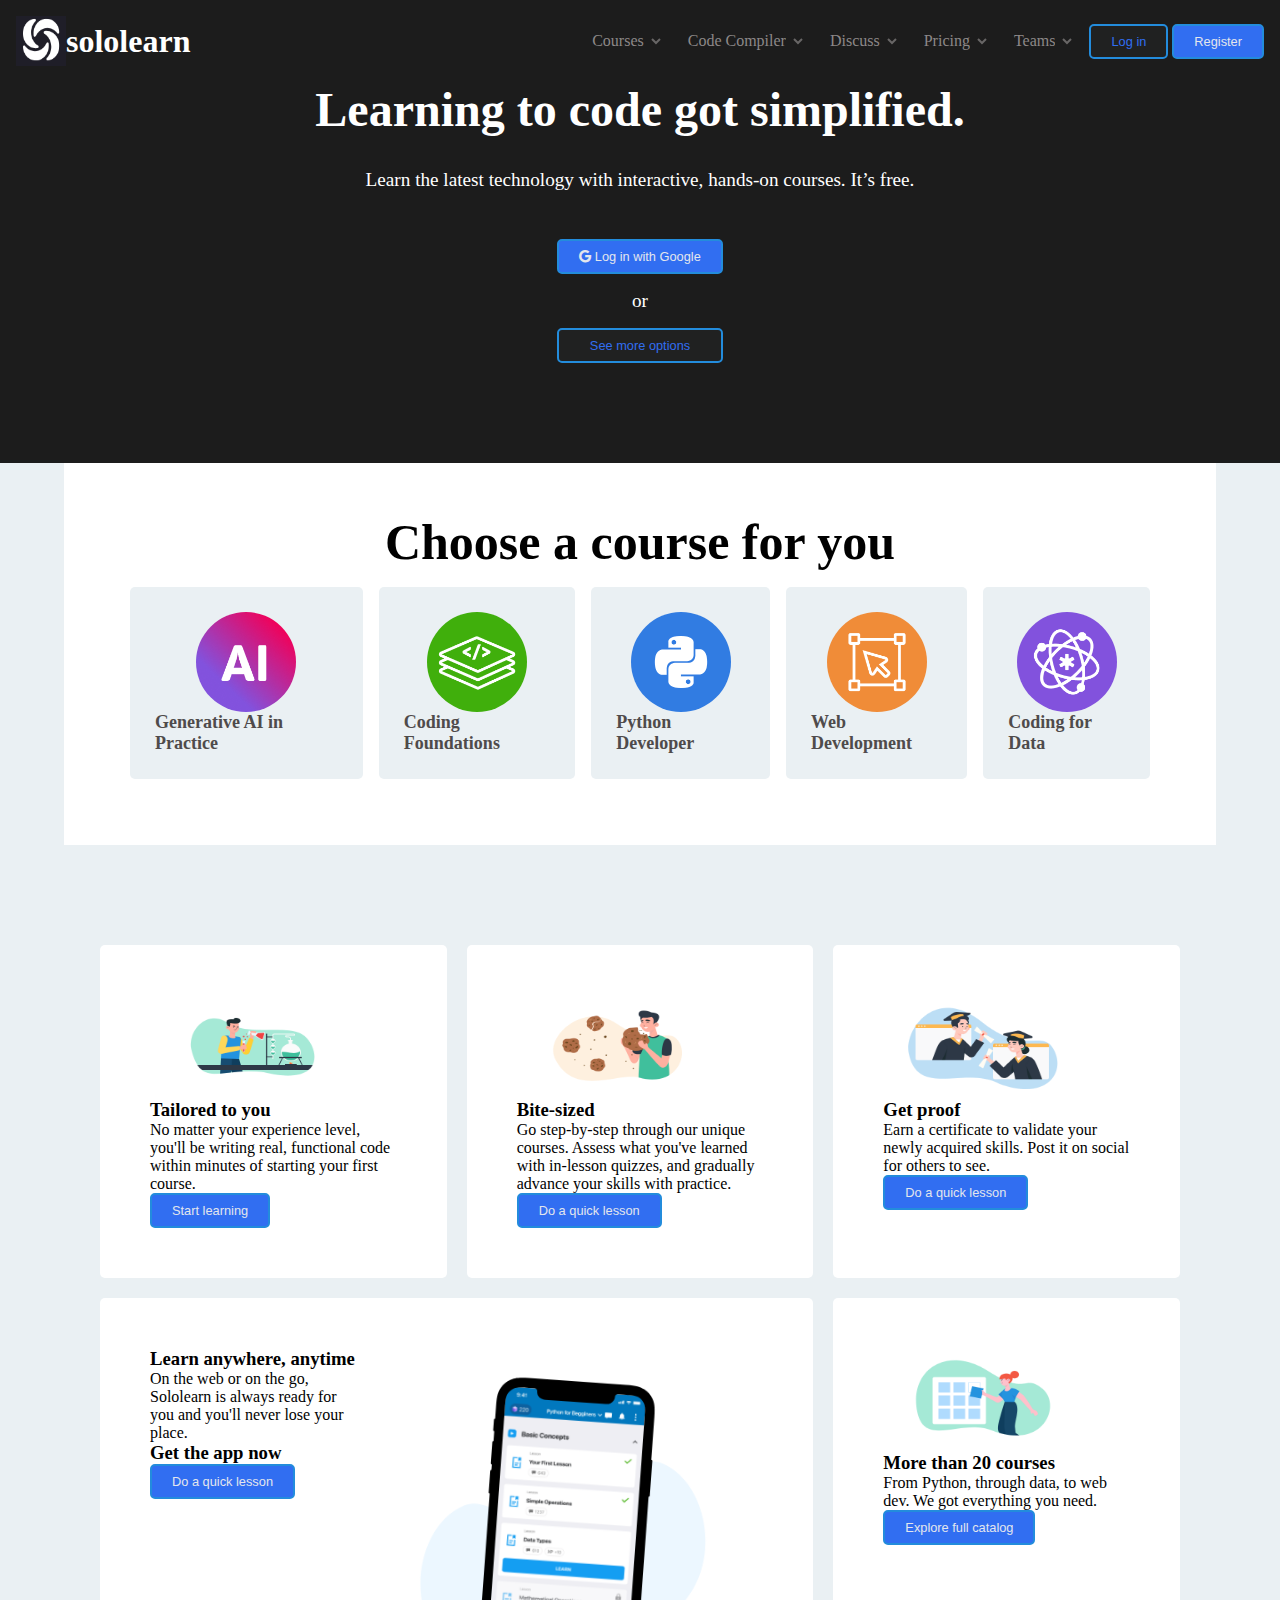
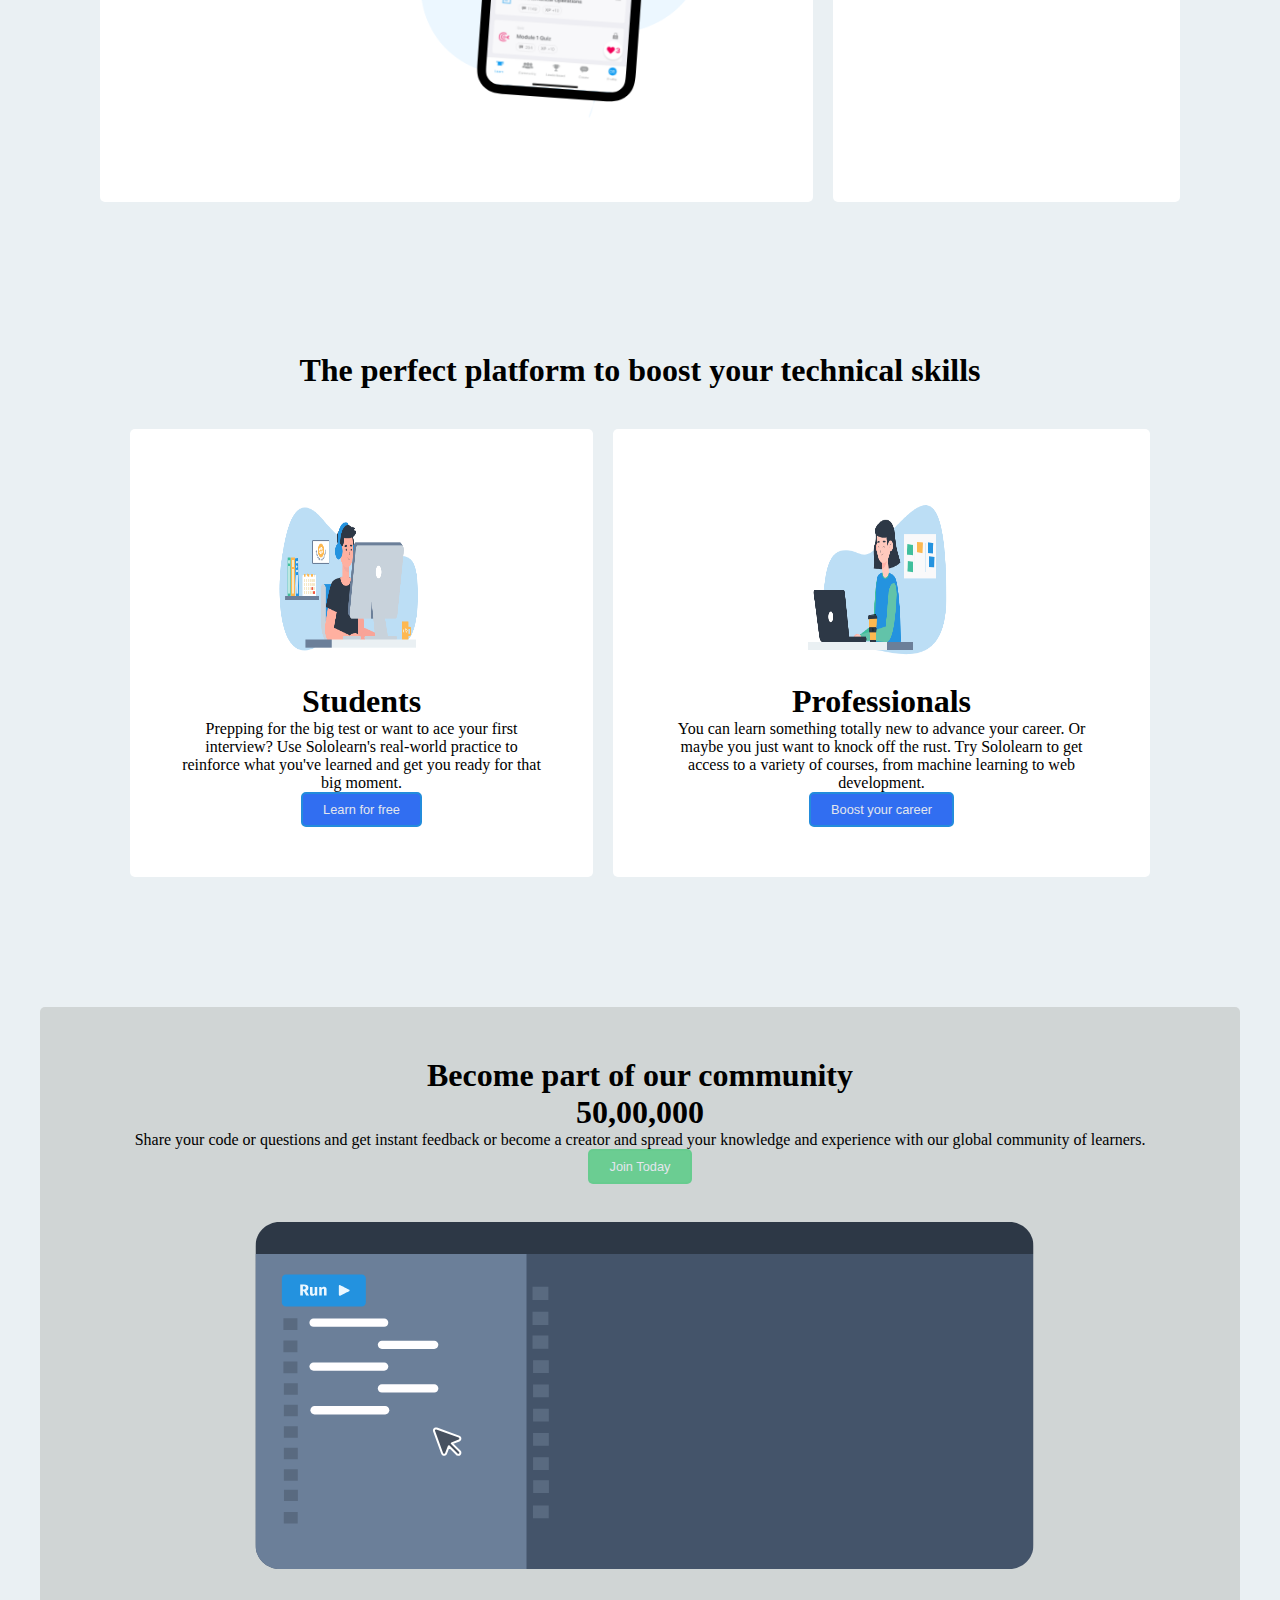
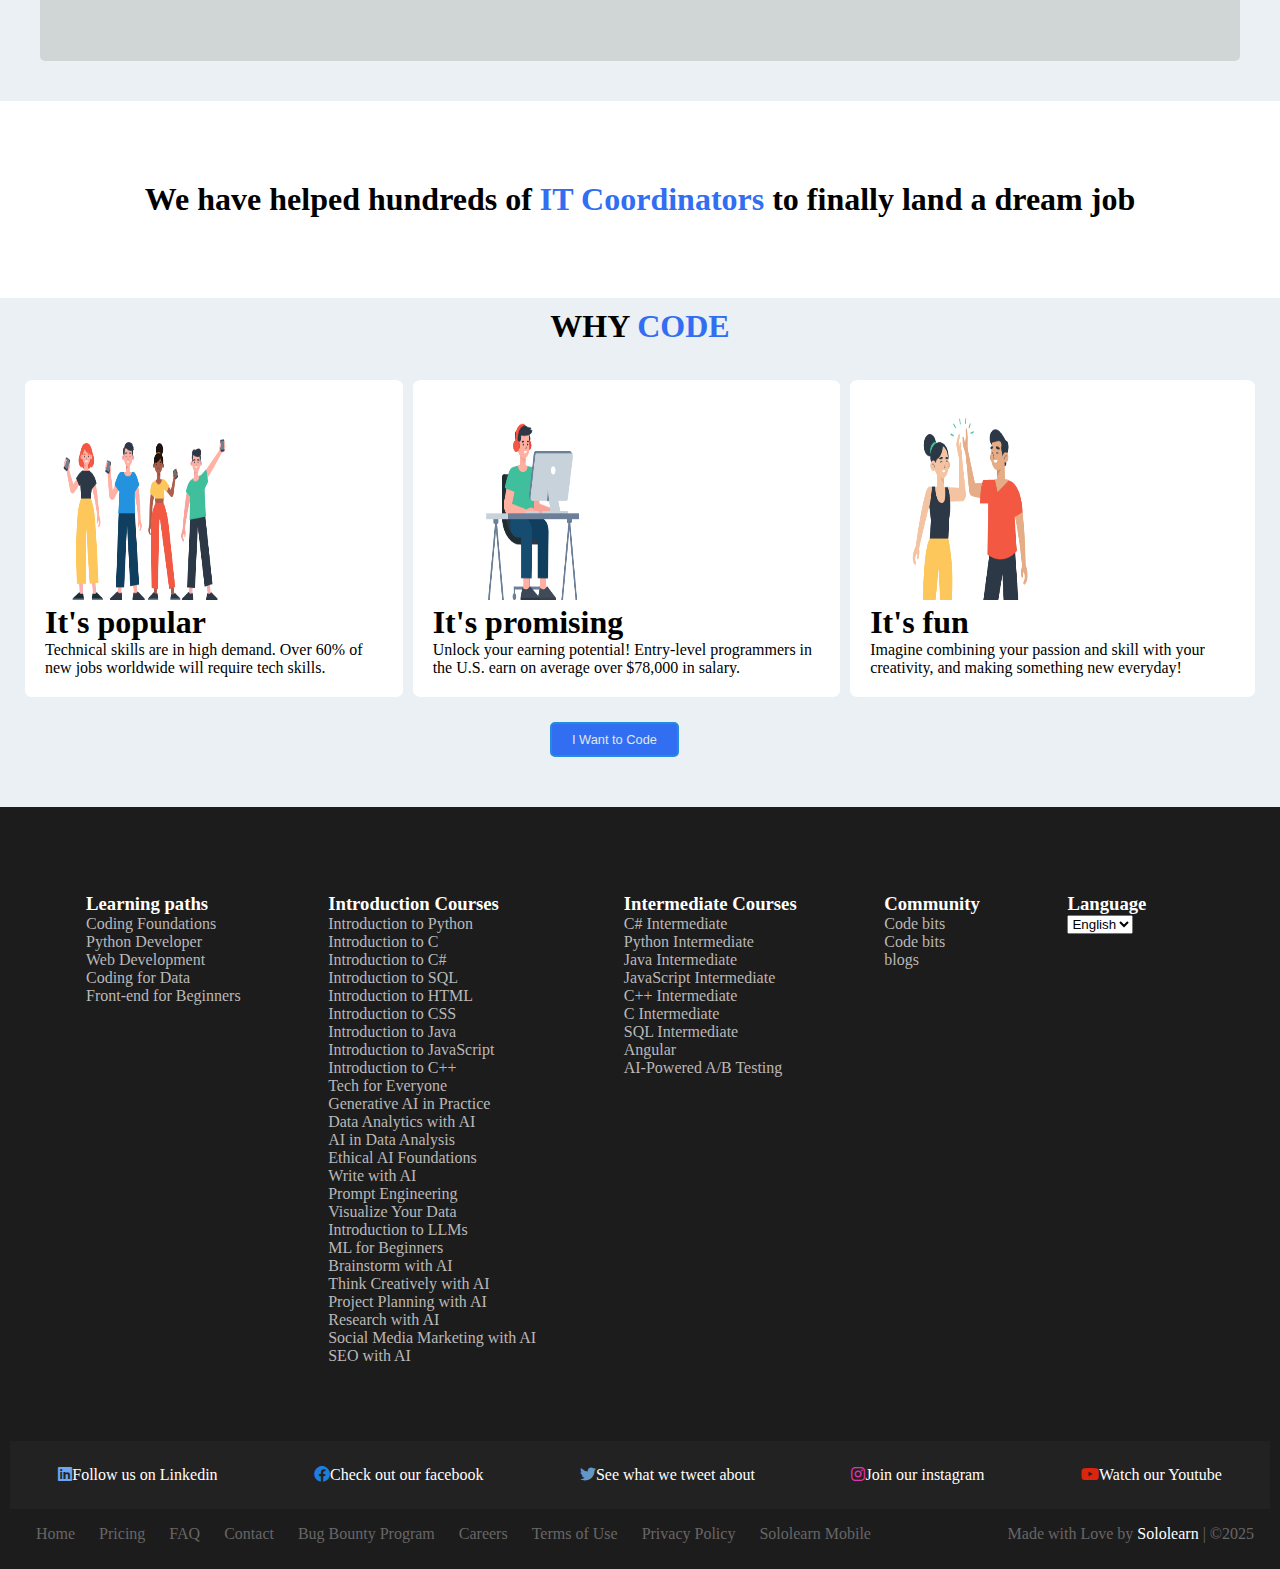
<file: index.html>
<!DOCTYPE html>
<html>
  <head>
    <title>Sololean:Learn to Code</title>
    <link rel="icon" href="images/fav.jpg" style="background: none;">
    <link rel="stylesheet" href="front.css">
    <link href="https://cdnjs.cloudflare.com/ajax/libs/font-awesome/6.0.0/css/all.min.css" rel="stylesheet">

  </head>
  <body>
    <header>
      <nav class="navbar">
        <div class="logo">
          <img src="images/sololearn.png" style="height:50px; width: 50px;">
          <h1>sololearn</h1>
        </div>
        <div class="nav-links">
          <a href="#">Courses<select></select></a>
          <a href="#">Code Compiler<select></select></a>
          <a href="#">Discuss<select></select></a>
          <a href="#">Pricing<select></select></a>
          <a href="#">Teams<select></select></a>
          <button class="btn btn-login" >Log in</button>
          <button class="btn btn-register">Register</button>
        </div>
      </nav>
    </header>  
    <section class="container1">
      <h1 >Learning to code got simplified.</h1>
      <p >Learn the latest technology with interactive, hands-on courses. <span>It’s free.</span></p>
      <div class="inner-container1">
        <button class="btn btn-register" ><i class="fa-brands fa-google" ></i>    Log in with Google</button>
        <p class="breaker">or</p>
        <button class="btn btn-login">See more options</button>
      </div>
    </section>
    <section class="container2">
      <h1 style="text-align: center; font-size: 50px;">Choose a course for you</h1>
      <div class="courses">
        
        <div class="course1">
          <img src="images/AI.jpg"  
          style="width:100px; height:100px;">
          Generative AI in Practice
        </div>
        <div class="course1">
          <img src="images/CP.jpg"
          style="width:100px; height:100px;">
          <p>Coding Foundations</p>
        </div>
        <div class="course1">
          <img src="images/PD.jpg" 
          style="width:100px; height:100px;">
         <p> Python Developer</p>
        </div>
        <div class="course1">
          <img src="images/WD.jpg"
          style="width:100px; height:100px;">
          <p>Web Development</p>
        </div>
        <div class="course1">
          <img src="images/CD.jpg"
          style="width:100px; height:100px;">
          <p>Coding for Data</p>
        </div>
      
      </div>
    </section>
    <section class="container3">
      <div class="con1" id="c1">
        <img src="images/tailored.jpg" style="height: 100px; width: 200px;">
          <h3>Tailored to you</h3>
          <p>No matter your experience level, you'll be writing real, functional code within minutes of starting your first course.</p>
          <button class="btn btn-register">Start learning</button>
      </div>
      <div class="con1" id="c2">
        <img src="images/bit_sized.png" style="height: 100px; width: 200px;">
        <h3>Bite-sized</h3>
        <p>Go step-by-step through our unique courses. Assess what you've learned with in-lesson quizzes, and gradually advance your skills with practice.</p>
        <button class="btn btn-register">Do a quick lesson</button>
      </div>
      <div class="con1" id="c3">
        <img src="images/get_proof.png" style="height: 100px; width: 200px;">
        <h3>Get proof</h3>
        <p>Earn a certificate to validate your newly acquired skills. Post it on social for others to see.</p>
        <button class="btn btn-register">Do a quick lesson</button>
      </div>
      <div class="con1" id="c4">
        <div id="inner1">
        <h3>Learn anywhere, anytime</h3>
        <p>On the web or on the go, Sololearn is always ready for you and you'll never lose your place.</p>
        <h3>Get the app now</h3>
        <button class="btn btn-register">Do a quick lesson</button>
        </div>
        <div id="inner2">
          <img src="images/phone.png" alt="mobile_image" style="height: 400px; width: 400px;">
        </div>
      </div>
      <div class="con1" id="c5">
        <img src="images/more20.png" style="height: 100px; width: 200px;">
        <h3>More than 20 courses</h3>
        <p>From Python, through data, to web dev. We got everything you need.</p>
        <button class="btn btn-register">Explore full catalog</button>
      </div>
    </section>
    <section class="container4">
      <h1>The perfect platform to boost your technical skills</h1>
      <div class="inner-container2">
        <div class="in2">
          <img src="images/student.png" alt="students_image" style="height: 200px; width:200px">
          <h1>Students</h1>
          <p>Prepping for the big test or want to ace your first interview? Use Sololearn's real-world practice to reinforce what you've learned and get you ready for that big moment.</p>
          <button class="btn btn-register">Learn for free</button>
        </div>
        <div class="in2">
          <img src="images/professional.png" alt="professional" style="height: 200px; width:200px">
          <h1>Professionals</h1>
          <p>You can learn something totally new to advance your career. Or maybe you just want to knock off the rust. Try Sololearn to get access to a variety of courses, from machine learning to web development.</p>
          <button class="btn btn-register">Boost your career</button>

        </div>
      </div>
    </section>
    <section class="container5">
      <div class="in1">
      <h1>Become part of our community</h1>
      <h1>50,00,000</h1>
      <p>Share your code or questions and get instant feedback or become a creator and spread your knowledge and experience with our global community of learners.</p>
      <p><button class="btn btn-register" style="background-color: #67cc90f7; border-color:#67cc90f7 ;">Join Today</button></p>
      <img src="images/compiler.png ">
      </div>
    </section>
    <section class="container6">
      <h1>We have helped hundreds of
        <span style="color: rgb(49, 110, 241);">IT Coordinators </span>
        to finally land a dream job</h1>
    </section>
    <section class="container7">
      <h1 id="uni">WHY <span style="color: rgb(49,110,241);">CODE</span></h1>
      <div class="inner-container">
        <div class="in">
          <img src="images/its_popular.png" style="height: 200px; width:200px">
          <h1>It's popular</h1>
          <p>Technical skills are in high demand. Over 60% of new jobs worldwide will require tech skills.</p>
        </div>
        <div class="in">
          <img src="images/its_promising.png"  style="height: 200px; width:200px">
          <h1>It's promising</h1>
          <p>Unlock your earning potential! Entry-level programmers in the U.S. earn on average over $78,000 in salary.</p>
        </div>
        <div class="in">
          <img src="images/Its_fun.png"  style="height: 200px; width:200px">
          <h1>It's fun</h1>
          <p>Imagine combining your passion and skill with your creativity, and making something new everyday!
          </p>
        </div>
      </div>
      <button class="btn btn-register" style="margin-left: 550px; margin-bottom: 50px;">I Want to Code</button>
    </section>
    <footer>
      <section class="container8">
        <div id="c1" style="grid-area: id1;">
          <h3>Learning paths</h3>
          <p>Coding Foundations<br>
            Python Developer<br>
            Web Development<br>
            Coding for Data<br>
            Front-end for Beginners</p>
          </h3>
        </div>
        <div id="c1" style="grid-area: id2;">
          <h3>Introduction Courses</h3>
          <p>Introduction to Python<br>
            Introduction to C<br>
            Introduction to C#<br>
            Introduction to SQL<br>
            Introduction to HTML<br>
            Introduction to CSS<br>
            Introduction to Java<br>
            Introduction to JavaScript<br>
            Introduction to C++<br>
            Tech for Everyone<br>
            Generative AI in Practice<br>
            Data Analytics with AI<br>
            AI in Data Analysis<br>
            Ethical AI Foundations<br>
            Write with AI<br>
            Prompt Engineering<br>
            Visualize Your Data<br>
            Introduction to LLMs<br>
            ML for Beginners<br>
            Brainstorm with AI<br>
            Think Creatively with AI<br>
            Project Planning with AI<br>
            Research with AI<br>
            Social Media Marketing with AI<br>
            SEO with AI</p>
        </div>
        <div id="c1" style="grid-area: id3;">
          <h3>Intermediate Courses</h3>
          <p>C# Intermediate<br>
            Python Intermediate<br>
            Java Intermediate<br>
            JavaScript Intermediate<br>
            C++ Intermediate<br>
            C Intermediate<br>
            SQL Intermediate<br>
            Angular<br>
            AI-Powered A/B Testing</p>
        </div>
        <div id="c1" style="grid-area: id4;">
            <h3>Community</h3>
            <p>
            Code bits<br>
            Code bits<br>
            blogs
            </p>
        </div>
       <div id="c1" style="grid-area: id5;">
        <h3>Language</h3>
        <select>
          <option selected>English</option>
        </select>
       </div>


      </section>
      <section class="container9">
        <div id="q1">

          <a href="#"><i class="fa-brands fa-linkedin" style="color: rgb(108, 165, 240);"></i>Follow us on Linkedin</a>
        </div>
        <div id="q1">
          <a href="#"><i class="fa-brands fa-facebook" style="color: #1d81e4f7;"></i>Check out our facebook</a>
        </div>
        <div id="q1">
          <a href="#"><i class="fa-brands fa-twitter" style="color: #679accf7;"></i>See what we tweet about</a>
        </div>
        <div id="q1">
          <a href="#"><i class="fa-brands fa-instagram" style="color: #e735b4f7;"></i>Join our instagram</a>
        </div>
        <div id="q1">
          <a href="#"><i class="fa-brands fa-youtube" style="color: #ea260cf1;"></i>Watch our Youtube</a>
        </div>
  
      </section>
      
      <nav class="navbar">
        
        <div class="nav-links">
          <a href="#">Home</a>
          <a href="#">Pricing</a>
          <a href="#">FAQ</a>
          <a href="#">Contact</a>
          <a href="#">Bug Bounty Program</a>
          <a href="#">Careers</a>
          <a href="#">Terms of Use</a>
          <a href="#">Privacy Policy</a>
          <a href="#">Sololearn Mobile</a>
        </div>
        <div class="foot">Made with Love by <span style="color: white;">Sololearn</span> | ©2025</div>
      </nav>
    </footer>
  </body>
</html>
</file>
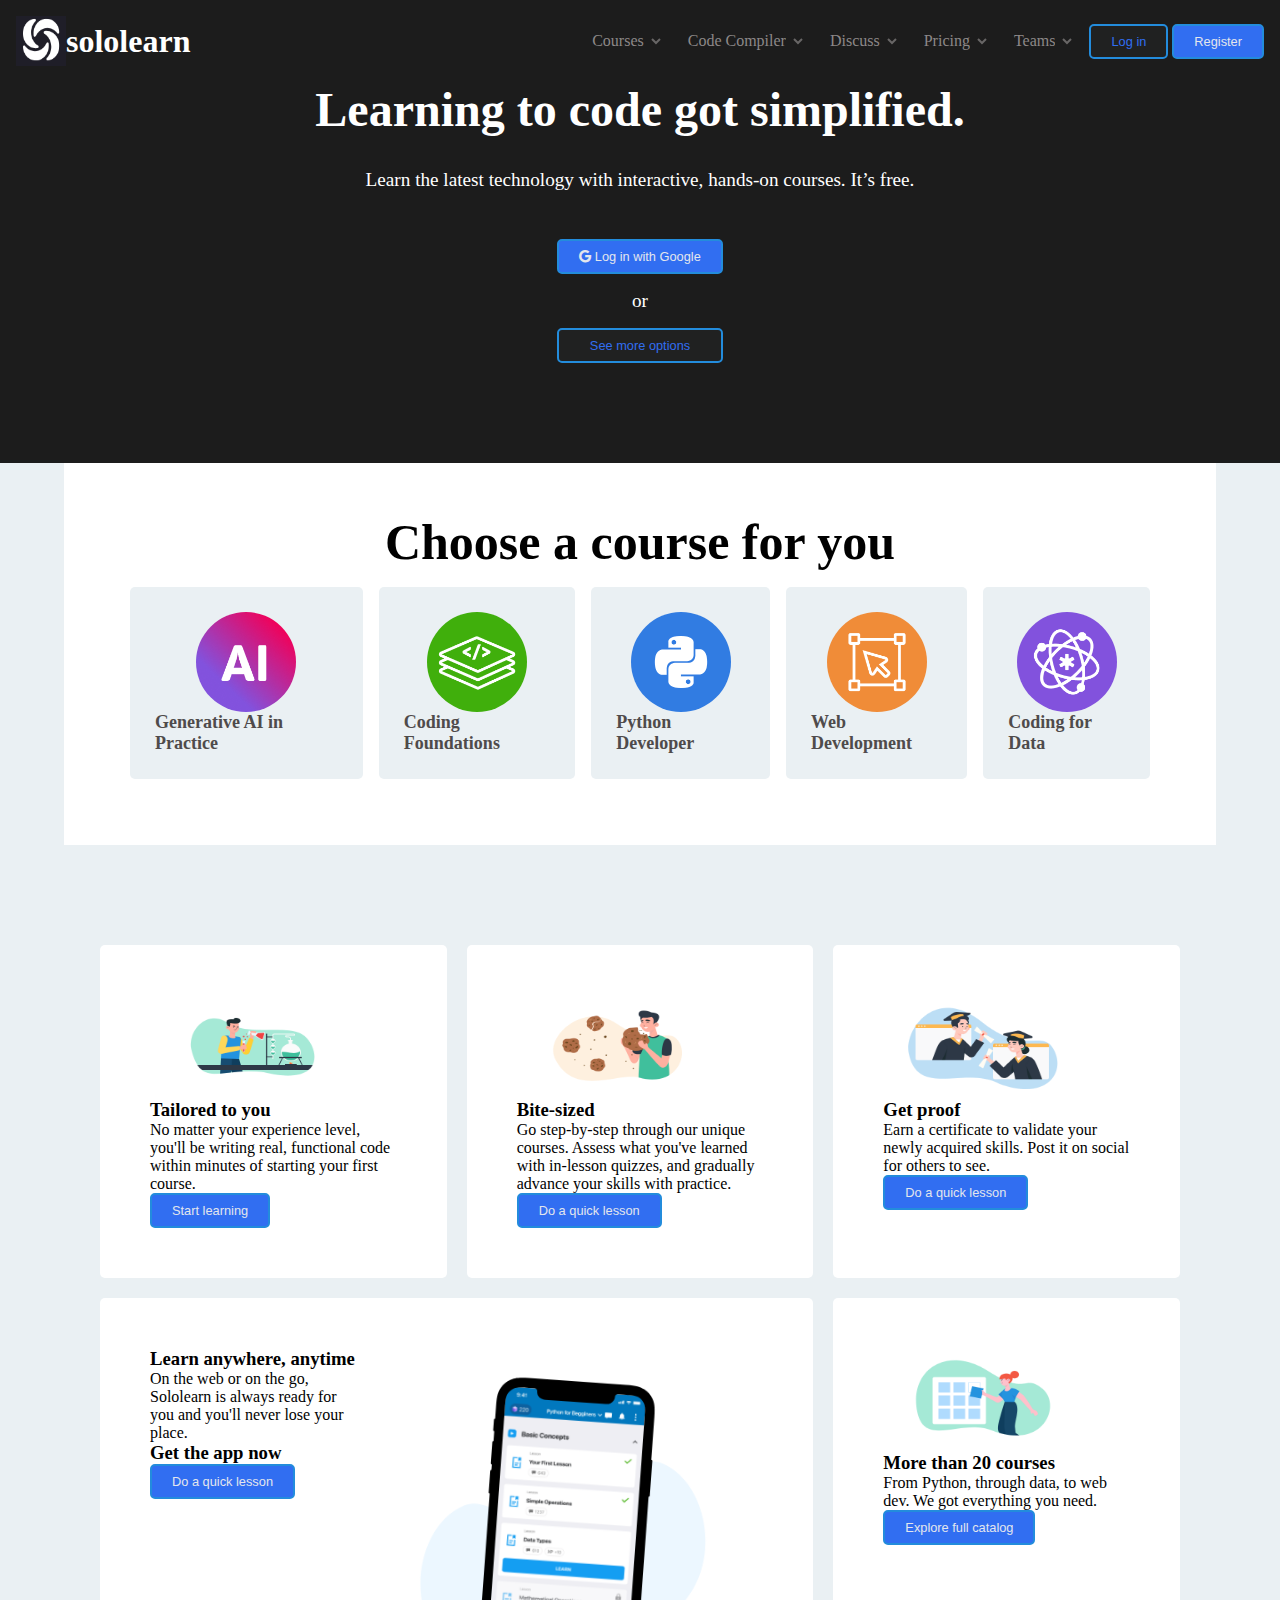
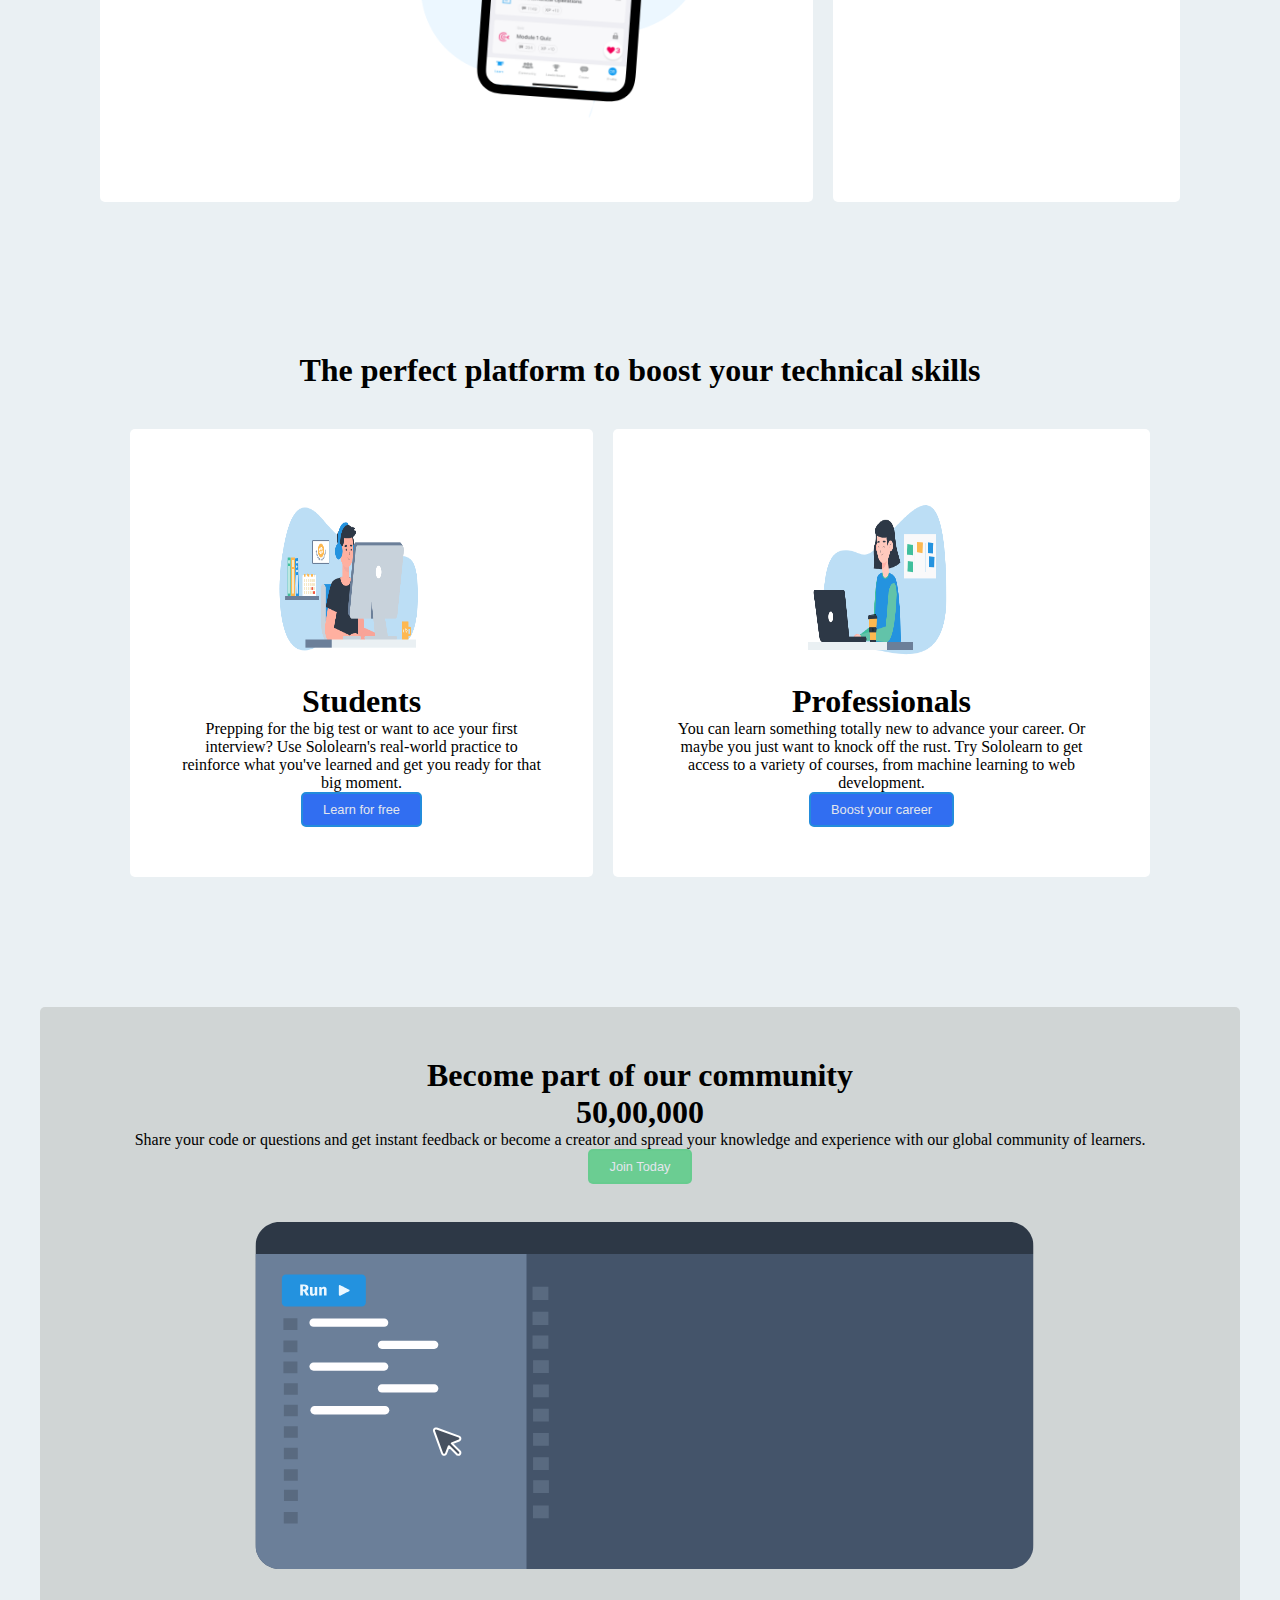
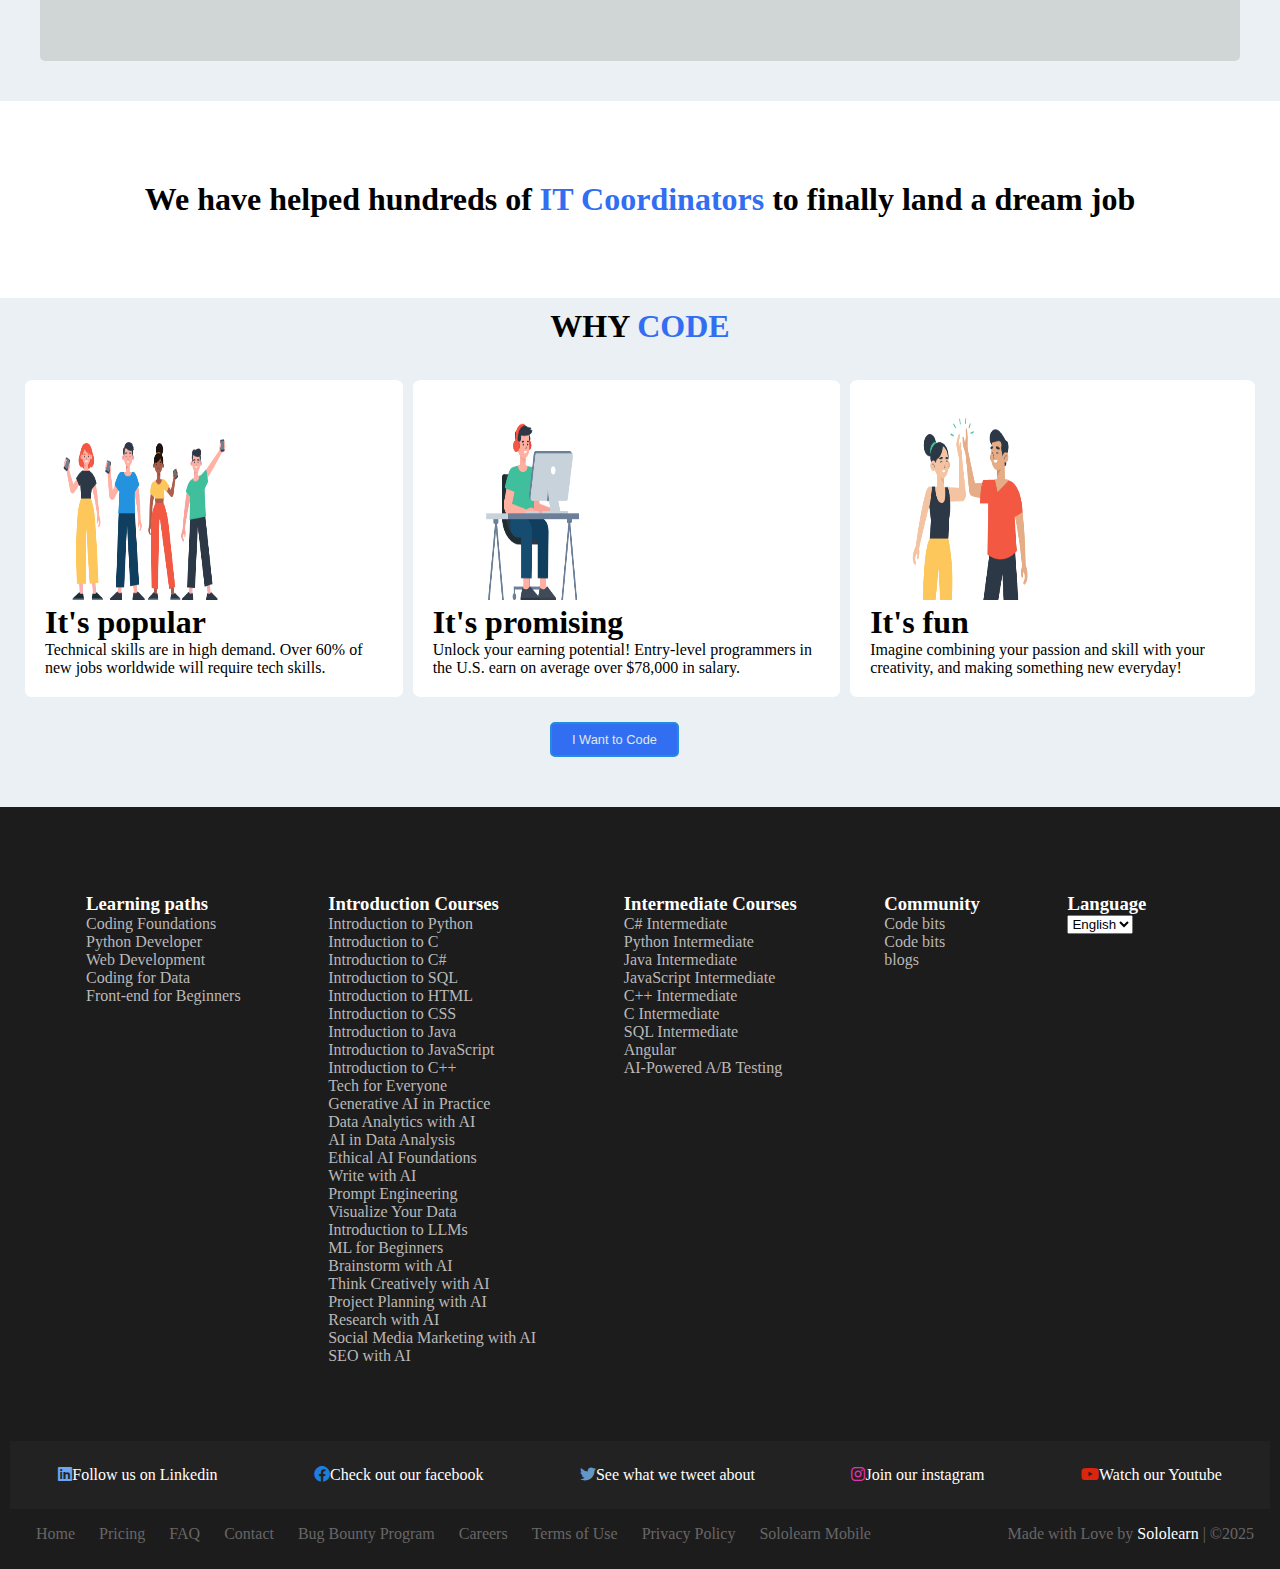
<file: front.html>
<!DOCTYPE html>
<html>
  <head>
    <title>Sololean:Learn to Code</title>
    <link rel="icon" href="images/fav.jpg" style="background: none;">
    <link rel="stylesheet" href="front.css">
    <link href="https://cdnjs.cloudflare.com/ajax/libs/font-awesome/6.0.0/css/all.min.css" rel="stylesheet">

  </head>
  <body>
    <header>
      <nav class="navbar">
        <div class="logo">
          <img src="images/sololearn.png" style="height:50px; width: 50px;">
          <h1>sololearn</h1>
        </div>
        <div class="nav-links">
          <a href="#">Courses<select></select></a>
          <a href="#">Code Compiler<select></select></a>
          <a href="#">Discuss<select></select></a>
          <a href="#">Pricing<select></select></a>
          <a href="#">Teams<select></select></a>
          <button class="btn btn-login" >Log in</button>
          <button class="btn btn-register">Register</button>
        </div>
      </nav>
    </header>  
    <section class="container1">
      <h1 >Learning to code got simplified.</h1>
      <p >Learn the latest technology with interactive, hands-on courses. <span>It’s free.</span></p>
      <div class="inner-container1">
        <button class="btn btn-register" ><i class="fa-brands fa-google" ></i>    Log in with Google</button>
        <p class="breaker">or</p>
        <button class="btn btn-login">See more options</button>
      </div>
    </section>
    <section class="container2">
      <h1 style="text-align: center; font-size: 50px;">Choose a course for you</h1>
      <div class="courses">
        
        <div class="course1">
          <img src="images/AI.jpg"  
          style="width:100px; height:100px;">
          Generative AI in Practice
        </div>
        <div class="course1">
          <img src="images/CP.jpg"
          style="width:100px; height:100px;">
          <p>Coding Foundations</p>
        </div>
        <div class="course1">
          <img src="images/PD.jpg" 
          style="width:100px; height:100px;">
         <p> Python Developer</p>
        </div>
        <div class="course1">
          <img src="images/WD.jpg"
          style="width:100px; height:100px;">
          <p>Web Development</p>
        </div>
        <div class="course1">
          <img src="images/CD.jpg"
          style="width:100px; height:100px;">
          <p>Coding for Data</p>
        </div>
      
      </div>
    </section>
    <section class="container3">
      <div class="con1" id="c1">
        <img src="images/tailored.jpg" style="height: 100px; width: 200px;">
          <h3>Tailored to you</h3>
          <p>No matter your experience level, you'll be writing real, functional code within minutes of starting your first course.</p>
          <button class="btn btn-register">Start learning</button>
      </div>
      <div class="con1" id="c2">
        <img src="images/bit_sized.png" style="height: 100px; width: 200px;">
        <h3>Bite-sized</h3>
        <p>Go step-by-step through our unique courses. Assess what you've learned with in-lesson quizzes, and gradually advance your skills with practice.</p>
        <button class="btn btn-register">Do a quick lesson</button>
      </div>
      <div class="con1" id="c3">
        <img src="images/get_proof.png" style="height: 100px; width: 200px;">
        <h3>Get proof</h3>
        <p>Earn a certificate to validate your newly acquired skills. Post it on social for others to see.</p>
        <button class="btn btn-register">Do a quick lesson</button>
      </div>
      <div class="con1" id="c4">
        <div id="inner1">
        <h3>Learn anywhere, anytime</h3>
        <p>On the web or on the go, Sololearn is always ready for you and you'll never lose your place.</p>
        <h3>Get the app now</h3>
        <button class="btn btn-register">Do a quick lesson</button>
        </div>
        <div id="inner2">
          <img src="images/phone.png" alt="mobile_image" style="height: 400px; width: 400px;">
        </div>
      </div>
      <div class="con1" id="c5">
        <img src="images/more20.png" style="height: 100px; width: 200px;">
        <h3>More than 20 courses</h3>
        <p>From Python, through data, to web dev. We got everything you need.</p>
        <button class="btn btn-register">Explore full catalog</button>
      </div>
    </section>
    <section class="container4">
      <h1>The perfect platform to boost your technical skills</h1>
      <div class="inner-container2">
        <div class="in2">
          <img src="images/student.png" alt="students_image" style="height: 200px; width:200px">
          <h1>Students</h1>
          <p>Prepping for the big test or want to ace your first interview? Use Sololearn's real-world practice to reinforce what you've learned and get you ready for that big moment.</p>
          <button class="btn btn-register">Learn for free</button>
        </div>
        <div class="in2">
          <img src="images/professional.png" alt="professional" style="height: 200px; width:200px">
          <h1>Professionals</h1>
          <p>You can learn something totally new to advance your career. Or maybe you just want to knock off the rust. Try Sololearn to get access to a variety of courses, from machine learning to web development.</p>
          <button class="btn btn-register">Boost your career</button>

        </div>
      </div>
    </section>
    <section class="container5">
      <div class="in1">
      <h1>Become part of our community</h1>
      <h1>50,00,000</h1>
      <p>Share your code or questions and get instant feedback or become a creator and spread your knowledge and experience with our global community of learners.</p>
      <p><button class="btn btn-register" style="background-color: #67cc90f7; border-color:#67cc90f7 ;">Join Today</button></p>
      <img src="images/compiler.png ">
      </div>
    </section>
    <section class="container6">
      <h1>We have helped hundreds of
        <span style="color: rgb(49, 110, 241);">IT Coordinators </span>
        to finally land a dream job</h1>
    </section>
    <section class="container7">
      <h1 id="uni">WHY <span style="color: rgb(49,110,241);">CODE</span></h1>
      <div class="inner-container">
        <div class="in">
          <img src="images/its_popular.png" style="height: 200px; width:200px">
          <h1>It's popular</h1>
          <p>Technical skills are in high demand. Over 60% of new jobs worldwide will require tech skills.</p>
        </div>
        <div class="in">
          <img src="images/its_promising.png"  style="height: 200px; width:200px">
          <h1>It's promising</h1>
          <p>Unlock your earning potential! Entry-level programmers in the U.S. earn on average over $78,000 in salary.</p>
        </div>
        <div class="in">
          <img src="images/Its_fun.png"  style="height: 200px; width:200px">
          <h1>It's fun</h1>
          <p>Imagine combining your passion and skill with your creativity, and making something new everyday!
          </p>
        </div>
      </div>
      <button class="btn btn-register" style="margin-left: 550px; margin-bottom: 50px;">I Want to Code</button>
    </section>
    <footer>
      <section class="container8">
        <div id="c1" style="grid-area: id1;">
          <h3>Learning paths</h3>
          <p>Coding Foundations<br>
            Python Developer<br>
            Web Development<br>
            Coding for Data<br>
            Front-end for Beginners</p>
          </h3>
        </div>
        <div id="c1" style="grid-area: id2;">
          <h3>Introduction Courses</h3>
          <p>Introduction to Python<br>
            Introduction to C<br>
            Introduction to C#<br>
            Introduction to SQL<br>
            Introduction to HTML<br>
            Introduction to CSS<br>
            Introduction to Java<br>
            Introduction to JavaScript<br>
            Introduction to C++<br>
            Tech for Everyone<br>
            Generative AI in Practice<br>
            Data Analytics with AI<br>
            AI in Data Analysis<br>
            Ethical AI Foundations<br>
            Write with AI<br>
            Prompt Engineering<br>
            Visualize Your Data<br>
            Introduction to LLMs<br>
            ML for Beginners<br>
            Brainstorm with AI<br>
            Think Creatively with AI<br>
            Project Planning with AI<br>
            Research with AI<br>
            Social Media Marketing with AI<br>
            SEO with AI</p>
        </div>
        <div id="c1" style="grid-area: id3;">
          <h3>Intermediate Courses</h3>
          <p>C# Intermediate<br>
            Python Intermediate<br>
            Java Intermediate<br>
            JavaScript Intermediate<br>
            C++ Intermediate<br>
            C Intermediate<br>
            SQL Intermediate<br>
            Angular<br>
            AI-Powered A/B Testing</p>
        </div>
        <div id="c1" style="grid-area: id4;">
            <h3>Community</h3>
            <p>
            Code bits<br>
            Code bits<br>
            blogs
            </p>
        </div>
       <div id="c1" style="grid-area: id5;">
        <h3>Language</h3>
        <select>
          <option selected>English</option>
        </select>
       </div>


      </section>
      <section class="container9">
        <div id="q1">

          <a href="#"><i class="fa-brands fa-linkedin" style="color: rgb(108, 165, 240);"></i>Follow us on Linkedin</a>
        </div>
        <div id="q1">
          <a href="#"><i class="fa-brands fa-facebook" style="color: #1d81e4f7;"></i>Check out our facebook</a>
        </div>
        <div id="q1">
          <a href="#"><i class="fa-brands fa-twitter" style="color: #679accf7;"></i>See what we tweet about</a>
        </div>
        <div id="q1">
          <a href="#"><i class="fa-brands fa-instagram" style="color: #e735b4f7;"></i>Join our instagram</a>
        </div>
        <div id="q1">
          <a href="#"><i class="fa-brands fa-youtube" style="color: #ea260cf1;"></i>Watch our Youtube</a>
        </div>
  
      </section>
      
      <nav class="navbar">
        
        <div class="nav-links">
          <a href="#">Home</a>
          <a href="#">Pricing</a>
          <a href="#">FAQ</a>
          <a href="#">Contact</a>
          <a href="#">Bug Bounty Program</a>
          <a href="#">Careers</a>
          <a href="#">Terms of Use</a>
          <a href="#">Privacy Policy</a>
          <a href="#">Sololearn Mobile</a>
        </div>
        <div class="foot">Made with Love by <span style="color: white;">Sololearn</span> | ©2025</div>
      </nav>
    </footer>
  </body>
</html>
</file>
<file: front.css>
*{
  margin: 0px;
}
body{
  background-color: #eaf0f3;
}
header,footer{
  background-color:#1c1c1c;
  color: white;
}
header{
  position: sticky;
  top: 0;
}

footer{
  padding: 10px;
}
.logo{
  display: flex;
  align-items: center;
  cursor: pointer;
}

.navbar{
  display: flex;
  justify-content: space-between;
  align-items: center;
  padding: 1rem;
}
.nav-links a{
  padding: 10px;
  color: rgb(140, 136, 136);
  text-decoration: none;
  font-weight: 100;
}
.nav-links select{
  background-color: #1c1c1c;
  border: #1c1c1c;
  color: #686666;
}
.nav-links a:hover{
  color: rgb(174, 174, 177);
}
footer .nav-links a,.foot{
  color: #686666;
}
footer .nav-links a:hover{
  color: #bbb8b8;
}

button{
  padding: 0.5rem 1rem;
  border: 2px solid rgb(35, 140, 220);
  border-radius: 5px;
  cursor: pointer;
  font-size: 0.8rem;
  padding-right: 20px ;
  padding-left: 20px ;
}
.btn-login{
  background-color: rgb(32, 33, 33);
  color: rgb(49, 110, 241);
}
.btn-login:hover{
  background-color: rgb(227, 230, 237);
  color: rgb(49, 110, 241);
}
.btn-register{
  background-color: rgb(49, 110, 241);
  color: rgb(227, 230, 237);
}
.btn-register:hover{
  background-color: rgb(76, 129, 243);
  color: rgb(227, 230, 237);
}
.container1{
  display: flex;
  flex-direction: column;
  justify-content: center;
  align-items: center;
  text-align: center;
  gap:1rem;
  background-color: #1c1c1c;
  padding-bottom: 100px;
  /* position: absolute; */
}
.container1 h1 {
  font-size: 3rem;
  margin-bottom: 1rem;
  color: white;
}

.container1 > p {
  font-size: 1.2rem;
  margin-bottom: 2rem;
  color: white;
}
.inner-container1 .breaker {
  font-size: 1.2rem;
  margin: 1rem;
  color: white;
}
.inner-container1{
  display: flex;
  flex-direction: column;
}

.container2{
  
  background-color:#fff;
  margin-left:5%;
  margin-right: 5%;
  padding: 50px;
}
.courses{
  display:flex;
  justify-content: center;
  align-items: center;
  gap: 1rem;
  padding: 1rem;
}
.courses .course1{
  background-color:  #eaf0f3;
  color: rgb(79, 75, 75);
  padding: 25px;
  border-radius: 5px;
  font-size: large;
  font-weight: bold;
}
.courses .course1{
    display:flex;
    flex-direction: column;
    align-items: center;
}
.courses .course1 img{
  border-radius: 50%;
}
.container3{
  display: grid;
  margin:40px;
  padding: 50px;
  /* background-color: rgb(208, 213, 213); */
  grid-template-areas: "c1 c2 c3""c4 c4 c5";
}
.container3 .con1{
  margin: 10px;
  padding: 50px;
  background-color: #fff;;
  border-radius: 5px;
}
.container3 #c4{
  display: flex;
}
#c1{
  grid-area: c1;
}
#c2{
  grid-area: c2;
}
#c3{
  grid-area: c3;
}
#c4{
  grid-area: c4;
}
#c5{
  grid-area: c5;
}
.container4{
  margin:40px;
  padding: 50px;
  /* background-color: rgb(208, 213, 213); */
  text-align: center;
  border-radius: 5px;
}
.inner-container2{
  display: flex;
  margin: 10px;
  padding: 20px;
  
  /* background-color: antiquewhite; */
}
.inner-container2 .in2{
  margin: 10px;
  padding: 50px;
  background-color: #fff;
  border-radius: 5px;
}
/* .container5{
  display: flex;
  flex-direction: column;
  align-items:  center;
} */
.container5 .in1{
  margin:40px;
  padding: 50px;
  background-color: rgb(208, 213, 213);
  text-align: center;
  border-radius: 5px;
}

.container5 .in1 .btn .btn-register:hover{
  background-color: rgb(144, 188, 148);
  font-weight: 100;
}
.container6{
  background-color: #fff;
  text-align: center;
  padding: 80px;
}
.container7 .inner-container{
  display: flex;
  /* margin: px; */
  padding: 20px;
  /* background-color: #fff; */
}
.container7 #uni{
  /* margin-top: 5px; */
  padding: 10px;
  text-align: center;
}
.container7 .inner-container .in{
  /* display: flex;*/
  background-color: #fff; 
  margin: 5px;
  padding: 20px;
  border-radius: 2%;

}
.container7 .btn .btn-register{
  margin-left: 50%;
}
.container8{
    display: grid;
    grid-template-areas: 'id1 id2 id3 id4 id5';
    margin: 56px;
    /* background-color: #686666; */
    /* justify-content:center; */
}
.container8 #c1{
  padding: 20px;
}
.container8 p{
 color: #bbb8b8;
}
.container8 h3{
  color: #fff;
 }
 .container9{
  display:flex;
  justify-content: space-around;
  background-color: #232222;
 }
 .container9 #q1{
  padding: 25px;
 }
 .container9 a{
  color: #fff;
  font-family: 'Franklin Gothic Medium';
  text-decoration: none;
  cursor: pointer;
 }
 .container9 a:hover{
  color: #e2dfdf;
 }
</file>
